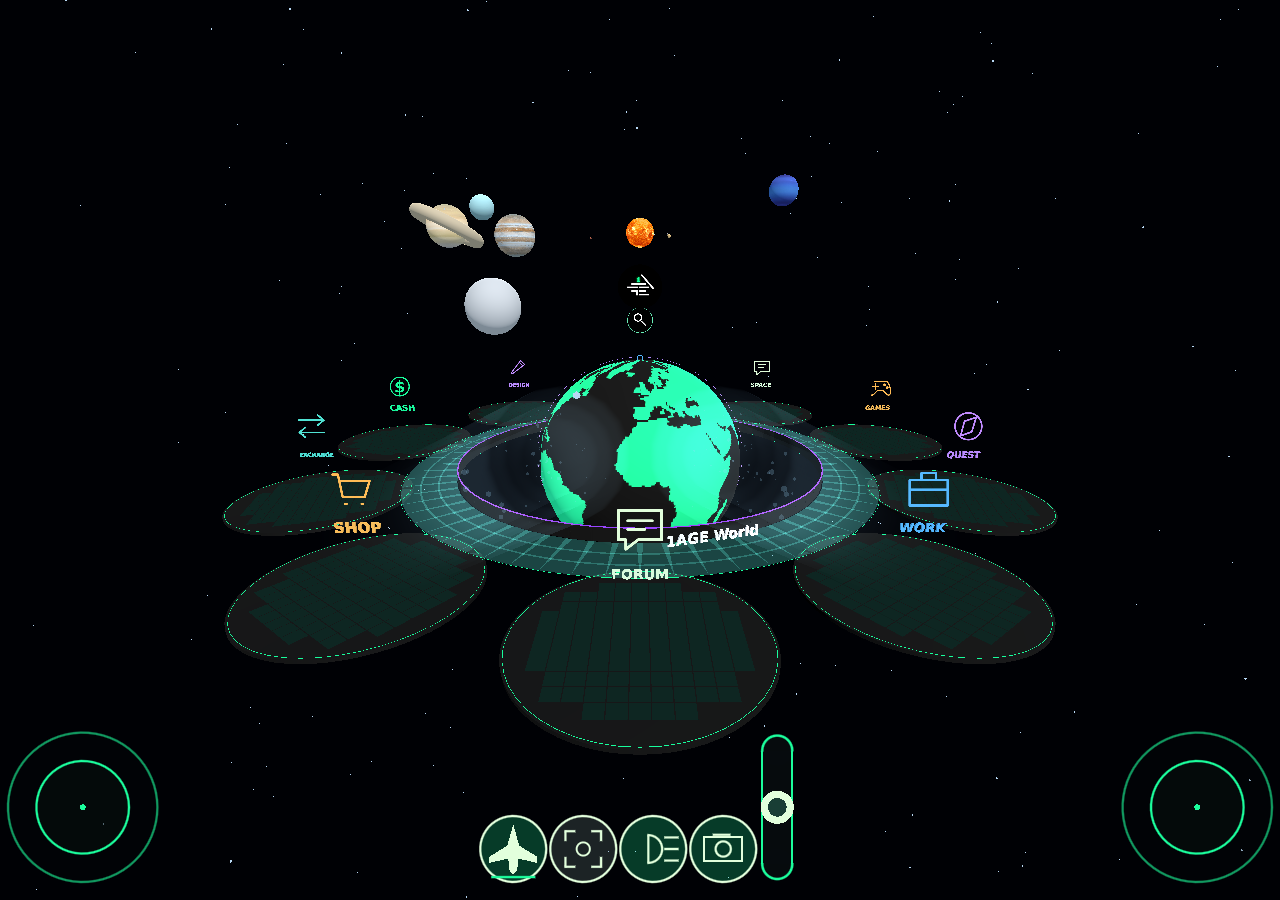
<file: index.html>
<!DOCTYPE html>
<html lang="en">
	<head>
		<meta charset="utf-8">
		<meta name="viewport" content="width=device-width, user-scalable=no, initial-scale=1.0">
		<title>World</title>
		<style>
html, body, #canvas {
	margin: 0;
	padding: 0;
	border: 0;
}

body {
	color: white;
	background-color: black;
	overflow: hidden;
	touch-action: none;
}

#canvas {
	display: block;
}

#canvas:focus {
	outline: none;
}

#status, #status-splash, #status-progress {
	position: absolute;
	left: 0;
	right: 0;
}

#status, #status-splash {
	top: 0;
	bottom: 0;
}

#status {
	background-color: #242424;
	display: flex;
	flex-direction: column;
	justify-content: center;
	align-items: center;
	visibility: hidden;
}

#status-splash {
	max-height: 100%;
	max-width: 100%;
	margin: auto;
}

#status-splash.show-image--false {
	display: none;
}

#status-splash.fullsize--true {
	height: 100%;
	width: 100%;
	object-fit: contain;
}

#status-splash.use-filter--false {
	image-rendering: pixelated;
}

#status-progress, #status-notice {
	display: none;
}

#status-progress {
	bottom: 10%;
	width: 50%;
	margin: 0 auto;
}

#status-notice {
	background-color: #5b3943;
	border-radius: 0.5rem;
	border: 1px solid #9b3943;
	color: #e0e0e0;
	font-family: 'Noto Sans', 'Droid Sans', Arial, sans-serif;
	line-height: 1.3;
	margin: 0 2rem;
	overflow: hidden;
	padding: 1rem;
	text-align: center;
	z-index: 1;
}
		</style>
		


	
<!-- 1AGE-EARTH-LOADING-001 -->
<style>
#status-splash {
    display: none !important;
}

#status {
    background: #000 !important;
}

#oneage-earth-loader {
    position: fixed;
    top: 50%;
    left: 50%;
    width: min(54vw, 260px);
    aspect-ratio: 1;
    transform: translate(-50%, -50%);
    border-radius: 50%;
    overflow: hidden;
    border: 1px solid #9945ff;
    background: #000;
    box-shadow: 0 0 35px #9945ff25;
    pointer-events: none;
}

#oneage-earth-canvas {
    width: 100%;
    height: 100%;
    display: block;
}

#status-progress {
    position: fixed !important;
    top: calc(50% + min(27vw, 130px) + 32px) !important;
    left: 50% !important;
    transform: translateX(-50%) !important;
    width: min(54vw, 260px) !important;
}
</style>


<!-- 1AGE-GREEN-PROGRESS-001 -->
<style>
#status-progress {
    position: fixed !important;
    top: calc(50% + min(27vw, 130px) + 32px) !important;
    left: 50% !important;
    right: auto !important;
    bottom: auto !important;
    transform: translateX(-50%) !important;

    width: min(54vw, 260px) !important;
    height: 5px !important;

    margin: 0 !important;
    padding: 0 !important;

    appearance: none;
    -webkit-appearance: none;
    border: 0 !important;
    border-radius: 999px !important;
    overflow: hidden;

    background: #10251b !important;
    accent-color: #1BFD9C;
}

#status-progress::-moz-progress-bar {
    background: #1BFD9C;
    border-radius: 999px;
}

#status-progress::-webkit-progress-bar {
    background: #10251b;
    border-radius: 999px;
}

#status-progress::-webkit-progress-value {
    background: #1BFD9C;
    border-radius: 999px;
}

#status-progress:indeterminate {
    accent-color: #1BFD9C;
}
</style>

<link rel="icon" type="image/png" sizes="180x180" href="/favicon-brand.png?v=20261124"><link rel="icon" type="image/svg+xml" sizes="any" href="/favicon-brand.svg?v=20261124"><link rel="apple-touch-icon" sizes="180x180" href="/favicon-brand.png?v=20261124"></head>
	<body>
		<canvas id="canvas">
			Your browser does not support the canvas tag.
		</canvas>

		<noscript>
			Your browser does not support JavaScript.
		</noscript>

		<div id="status">

<div id="oneage-earth-loader" aria-label="Loading 1AGE World">
    <canvas id="oneage-earth-canvas" width="336" height="336"></canvas>
</div>

			<img id="status-splash" class="show-image--true fullsize--true use-filter--true" src="index.png" alt="">
			<progress id="status-progress"></progress>
			<div id="status-notice"></div>
		</div>

		<script src="app-loading.js?v=010A"></script>
		<script src="index.js"></script>
		<script>
const GODOT_CONFIG = {"args":[],"canvasResizePolicy":2,"emscriptenPoolSize":8,"ensureCrossOriginIsolationHeaders":true,"executable":"index","experimentalVK":false,"fileSizes":{"index.pck":13471060,"index.wasm":39514754},"focusCanvas":true,"gdextensionLibs":[],"godotPoolSize":4};
const GODOT_THREADS_ENABLED = false;
const engine = new Engine(GODOT_CONFIG);

(function () {
	const statusOverlay = document.getElementById('status');
	const statusProgress = document.getElementById('status-progress');
	const statusNotice = document.getElementById('status-notice');

	let initializing = true;
	let statusMode = '';

	function setStatusMode(mode) {
		if (statusMode === mode || !initializing) {
			return;
		}
		if (mode === 'hidden') {
			statusOverlay.remove();
			initializing = false;
			return;
		}
		statusOverlay.style.visibility = 'visible';
		statusProgress.style.display = mode === 'progress' ? 'block' : 'none';
		statusNotice.style.display = mode === 'notice' ? 'block' : 'none';
		statusMode = mode;
	}

	function setStatusNotice(text) {
		while (statusNotice.lastChild) {
			statusNotice.removeChild(statusNotice.lastChild);
		}
		const lines = text.split('\n');
		lines.forEach((line) => {
			statusNotice.appendChild(document.createTextNode(line));
			statusNotice.appendChild(document.createElement('br'));
		});
	}

	function displayFailureNotice(err) {
		console.error(err);
		if (err instanceof Error) {
			setStatusNotice(err.message);
		} else if (typeof err === 'string') {
			setStatusNotice(err);
		} else {
			setStatusNotice('An unknown error occurred.');
		}
		setStatusMode('notice');
		initializing = false;
	}

	const missing = Engine.getMissingFeatures({
		threads: GODOT_THREADS_ENABLED,
	});

	if (missing.length !== 0) {
		if (GODOT_CONFIG['serviceWorker'] && GODOT_CONFIG['ensureCrossOriginIsolationHeaders'] && 'serviceWorker' in navigator) {
			let serviceWorkerRegistrationPromise;
			try {
				serviceWorkerRegistrationPromise = navigator.serviceWorker.getRegistration();
			} catch (err) {
				serviceWorkerRegistrationPromise = Promise.reject(new Error('Service worker registration failed.'));
			}
			// There's a chance that installing the service worker would fix the issue
			Promise.race([
				serviceWorkerRegistrationPromise.then((registration) => {
					if (registration != null) {
						return Promise.reject(new Error('Service worker already exists.'));
					}
					return registration;
				}).then(() => engine.installServiceWorker()),
				// For some reason, `getRegistration()` can stall
				new Promise((resolve) => {
					setTimeout(() => resolve(), 2000);
				}),
			]).then(() => {
				// Reload if there was no error.
				window.location.reload();
			}).catch((err) => {
				console.error('Error while registering service worker:', err);
			});
		} else {
			// Display the message as usual
			const missingMsg = 'Error\nThe following features required to run Godot projects on the Web are missing:\n';
			displayFailureNotice(missingMsg + missing.join('\n'));
		}
	} else {
		setStatusMode('progress');
		engine.startGame({
			'onProgress': function (current, total) {
				if (current > 0 && total > 0) {
					statusProgress.value = current;
					statusProgress.max = total;
				} else {
					statusProgress.removeAttribute('value');
					statusProgress.removeAttribute('max');
				}
			},
		}).then(() => {
			setStatusMode('hidden');
		}, displayFailureNotice);
	}
}());
		</script>
	
<script>
(() => {
    "use strict";

    const canvas = document.getElementById("oneage-earth-canvas");
    if (!canvas) return;

    const context = canvas.getContext("2d");
    if (!context) return;

    const strip = document.createElement("canvas");
    const stripContext = strip.getContext("2d");
    if (!stripContext) return;

    const image = new Image();
    const tiles = [];

    // Original 1AGE spherical Earth projection.
    for (let row = 0; row < 32; row++) {
        const top = -1 + row / 16;
        const bottom = -1 + (row + 1) / 16;

        const limit = Math.sqrt(
            Math.max(0, 1 - ((top + bottom) / 2) ** 2)
        );

        const v1 = 0.5 + Math.asin(top) / Math.PI;
        const v2 = 0.5 + Math.asin(bottom) / Math.PI;

        for (let column = 0; column < 24; column++) {
            const a = -Math.PI / 2 + column * Math.PI / 24;
            const b = -Math.PI / 2 + (column + 1) * Math.PI / 24;

            tiles.push({
                left: limit * Math.sin(a),
                right: limit * Math.sin(b),
                top,
                bottom,
                u: 1 + a / (Math.PI * 2),
                du: (b - a) / (Math.PI * 2),
                v: v1,
                dv: v2 - v1
            });
        }
    }

    function render(turn) {
        context.clearRect(0, 0, 336, 336);

        context.save();
        context.beginPath();
        context.arc(168, 168, 168, 0, Math.PI * 2);
        context.clip();

        context.fillStyle = "#000";
        context.fillRect(0, 0, 336, 336);

        for (const tile of tiles) {
            context.drawImage(
                strip,
                (tile.u + turn) * image.width,
                tile.v * image.height,
                tile.du * image.width,
                tile.dv * image.height,
                (1 + tile.left) * 168 - 0.3,
                (1 + tile.top) * 168 - 0.3,
                (tile.right - tile.left) * 168 + 0.6,
                (tile.bottom - tile.top) * 168 + 0.6
            );
        }

        context.restore();
    }

    image.onload = () => {
        strip.width = image.width * 3;
        strip.height = image.height;

        for (let i = 0; i < 3; i++) {
            stripContext.drawImage(
                image,
                i * image.width,
                0
            );
        }

        const reduced = window.matchMedia(
            "(prefers-reduced-motion: reduce)"
        );

        const started = performance.now();

        render(0);

        const timer = window.setInterval(() => {
            // Godot removes its status overlay when World starts.
            if (!canvas.isConnected) {
                window.clearInterval(timer);
                return;
            }

            if (document.hidden || reduced.matches) return;

            const elapsed = (performance.now() - started) / 1000;
            const turn = (elapsed / 120) % 1;

            render(turn);
        }, 100);
    };

    image.onerror = () => {
        console.warn("1AGE World Earth texture unavailable.");
    };

    image.src = "world-surface.png";
})();
</script>

</body>
</html>
</file>
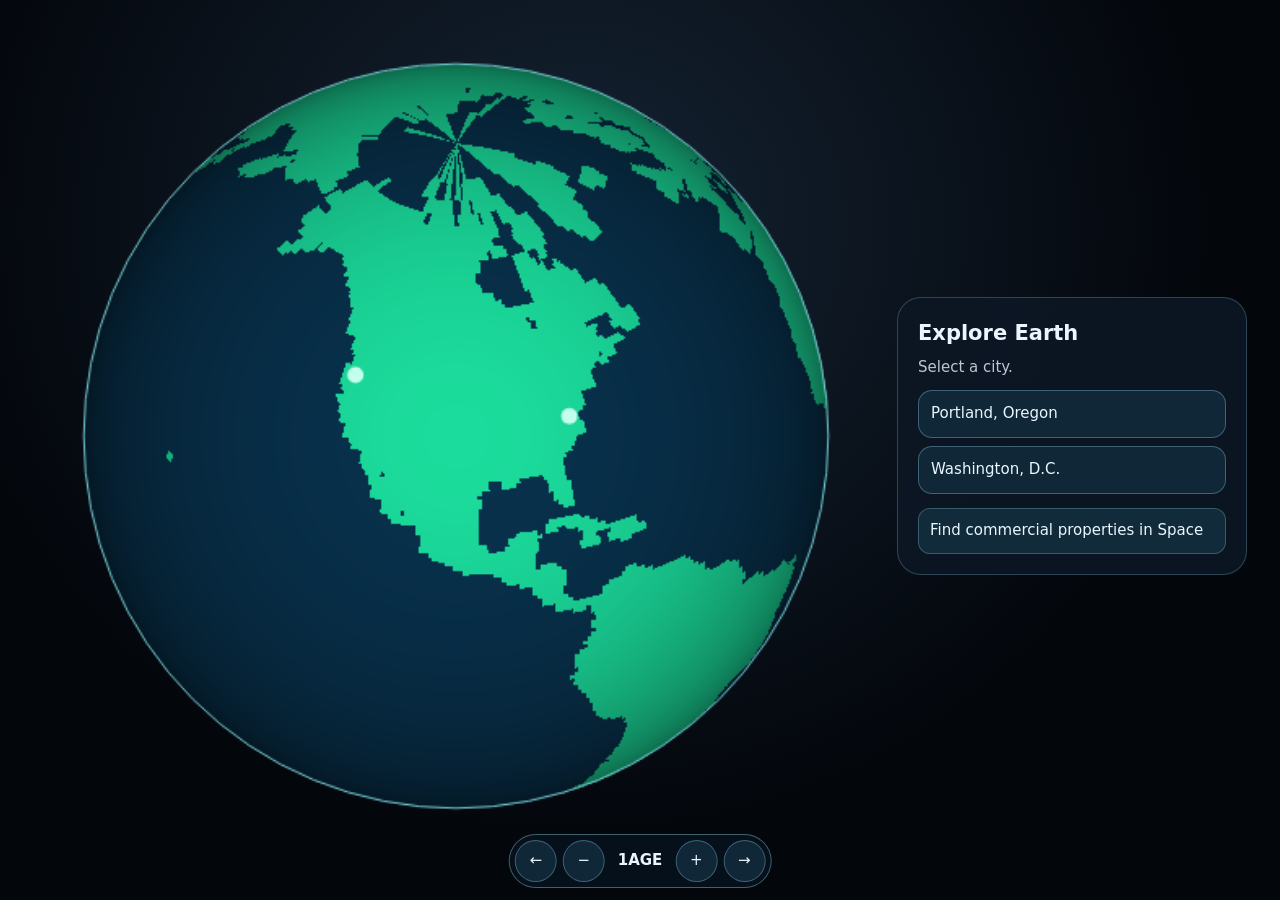
<file: destinations/index.html>
<!doctype html><html lang="en"><head><meta charset="utf-8"><meta name="viewport" content="width=device-width,initial-scale=1,viewport-fit=cover"><meta name="robots" content="noindex"><meta name="theme-color" content="#05070d"><title>1AGE World · Explore Earth</title><link rel="icon" href="../favicon-brand.svg"><link rel="stylesheet" href="./globe.css"></head><body><main><div class="scene"><canvas id="earth" aria-label="Interactive Earth with city destination markers"></canvas></div><div class="dock" aria-label="Globe controls"><button data-move="-20" aria-label="Rotate west">←</button><button data-zoom="-1" aria-label="Zoom out">−</button><a class="home" href="../" aria-label="Return to 1AGE World">1AGE</a><button data-zoom="1" aria-label="Zoom in">+</button><button data-move="20" aria-label="Rotate east">→</button></div><section id="destinations" aria-label="Explorable World destinations"><h1>Explore Earth</h1><p id="status" role="status">Select a city.</p><div id="cities"></div><div id="details"></div><a class="property" href="https://1age.space/">Find commercial properties in Space</a><noscript><p><a href="https://1age.space/hq1/">Portland HQ1</a> · <a href="https://1age.space/hq2/">Washington D.C. HQ2</a></p></noscript></section></main><script type="module" src="./globe.mjs"></script></body></html>
</file>
<file: destinations/globe.css>
*{box-sizing:border-box}html{color-scheme:dark}body{margin:0;background:radial-gradient(ellipse at 45% 25%,#152333,#03060b 65%);color:#e9f6ff;font:15px/1.45 system-ui;min-height:100svh}main{min-height:100svh;display:grid;grid-template-columns:minmax(0,1fr) minmax(270px,350px);align-items:center;max-width:1250px;margin:auto;padding:env(safe-area-inset-top) 18px calc(28px + env(safe-area-inset-bottom));gap:18px}.scene{position:relative;min-height:300px;aspect-ratio:1}canvas{width:100%;height:100%;position:absolute;inset:0;touch-action:none}#destinations{padding:20px;border:1px solid #8cc5e044;border-radius:24px;background:#0d1825de}h1{font-size:21px;margin:0 0 8px}p{margin:6px 0 12px;color:#b7c7d6}button,a{color:inherit;font:inherit}button{border:1px solid #83bed066;background:#102737;border-radius:14px;padding:12px;cursor:pointer}button[aria-pressed=true]{border-color:#a4ffe1;background:#174239}#cities{display:grid;gap:8px}#cities button{text-align:left}#details{margin-top:14px}#details a,.property{display:block;text-decoration:none;padding:11px;margin-top:8px;border-radius:12px;border:1px solid #83bed055;background:#122b3a}#details small{display:block;color:#bbc9d7}.dock{position:fixed;bottom:calc(12px + env(safe-area-inset-bottom));left:50%;transform:translateX(-50%);z-index:3;display:flex;align-items:center;gap:6px;border:1px solid #83bed077;border-radius:40px;background:#07121eea;padding:5px}.dock button,.home{height:42px;min-width:42px;border-radius:50%;text-align:center;display:grid;place-items:center;text-decoration:none;padding:0 7px}.home{font-weight:700}button:focus-visible,a:focus-visible{outline:2px solid #b7f1ff;outline-offset:3px}@media(max-width:700px){main{grid-template-columns:1fr;gap:4px;padding-bottom:calc(86px + env(safe-area-inset-bottom))}.scene{min-height:230px;max-height:46svh}#destinations{padding:16px}}
</file>
